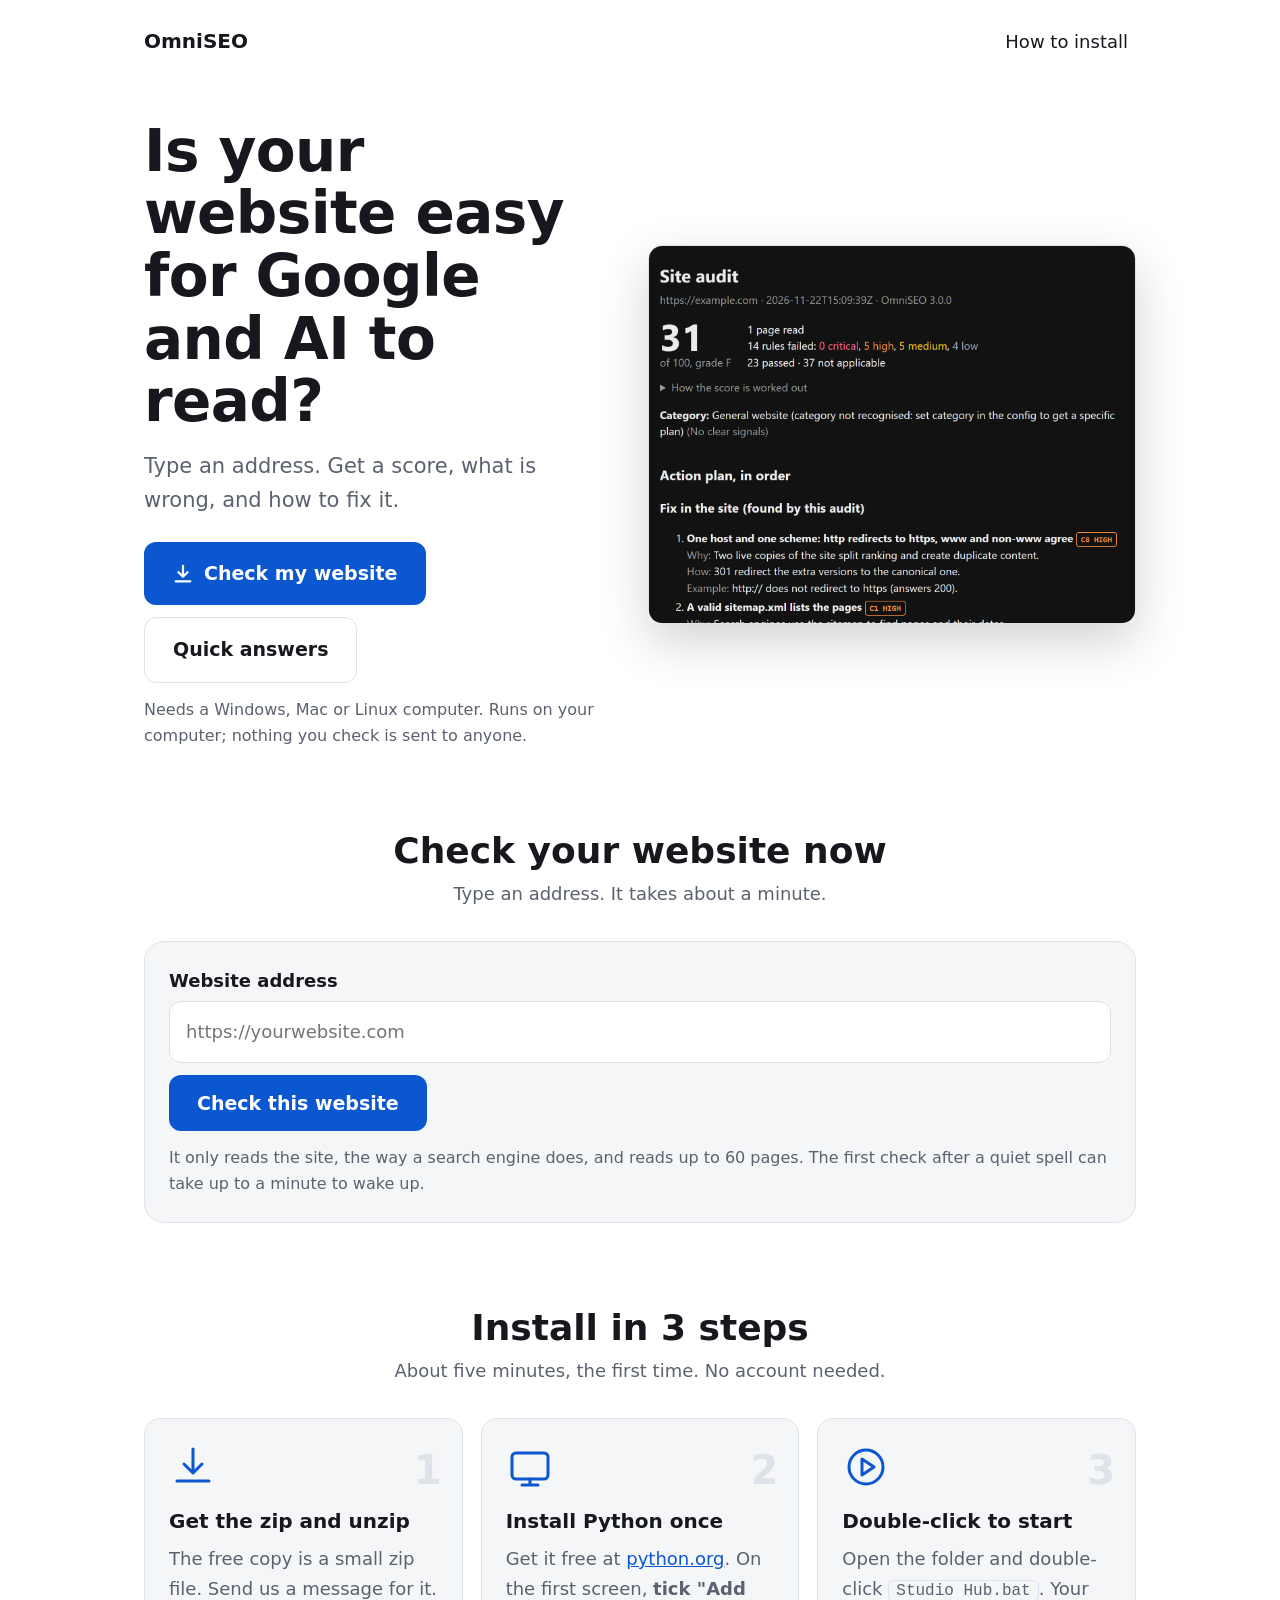
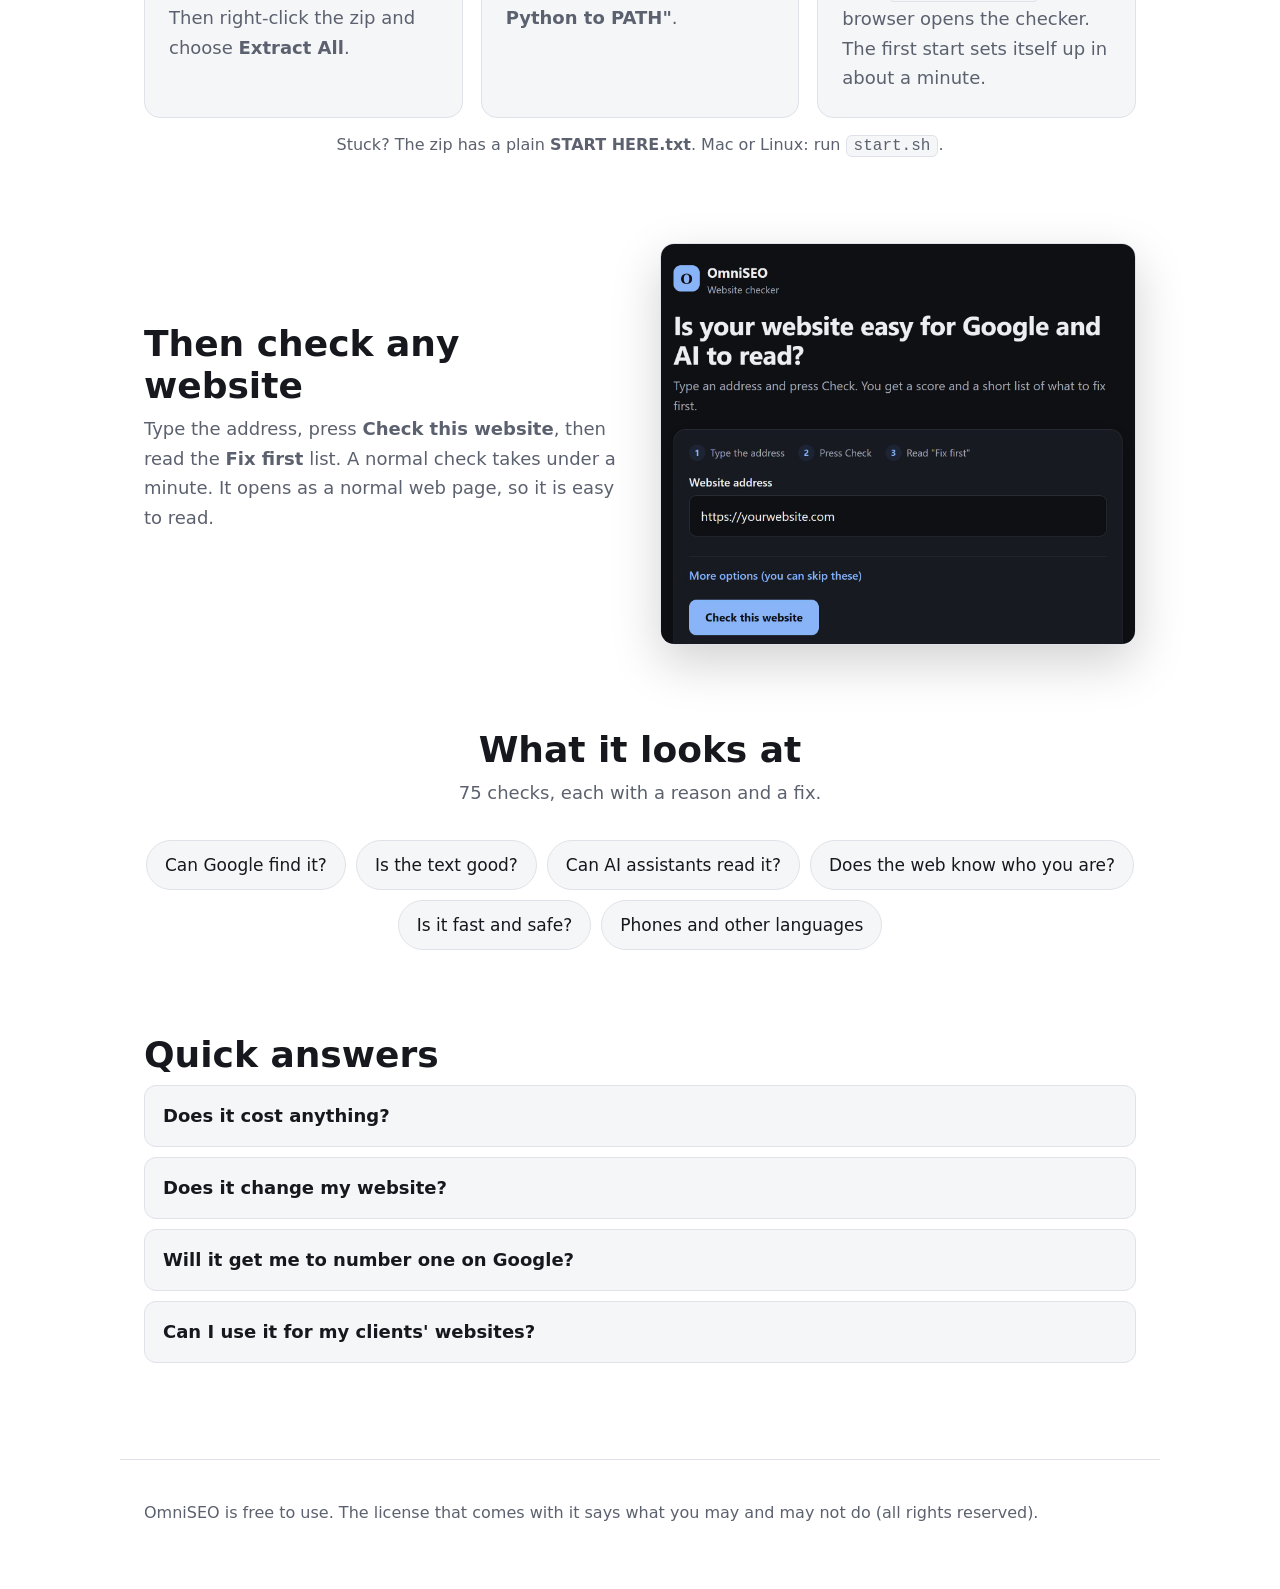
<file: index.html>
<!doctype html>
<html lang="en">
<head>
<meta charset="utf-8">
<meta name="viewport" content="width=device-width, initial-scale=1">
<title>OmniSEO: free website checker for Google and AI search</title>
<meta name="description" content="OmniSEO reads a whole website the way Google and AI assistants do, then lists what is wrong, why it matters and how to fix it. Free, runs on your computer.">
<link rel="canonical" href="https://koushik018.github.io/omni-seo-studio/">
<meta property="og:type" content="website">
<meta property="og:title" content="OmniSEO: free website checker for Google and AI search">
<meta property="og:description" content="Check any website the way Google and AI assistants read it. A score, what is wrong, how to fix it. Free, runs on your computer.">
<meta property="og:url" content="https://koushik018.github.io/omni-seo-studio/">
<meta property="og:image" content="https://koushik018.github.io/omni-seo-studio/og.png">
<meta name="twitter:card" content="summary_large_image">
<link rel="icon" href="data:image/svg+xml,%3Csvg xmlns='http://www.w3.org/2000/svg' viewBox='0 0 64 64'%3E%3Crect width='64' height='64' rx='14' fill='%230b57d0'/%3E%3Ctext x='32' y='44' font-family='Georgia,serif' font-size='36' text-anchor='middle' fill='%23fff'%3EO%3C/text%3E%3C/svg%3E">
<script type="application/ld+json">{"@context":"https://schema.org","@type":"SoftwareApplication","name":"OmniSEO","applicationCategory":"BusinessApplication","operatingSystem":"Windows, macOS, Linux (needs Python 3.9 or newer)","description":"A website checker that reads a whole site the way Google and AI assistants do and lists what is wrong, why it matters and how to fix it.","url":"https://koushik018.github.io/omni-seo-studio/","offers":{"@type":"Offer","price":"0","priceCurrency":"USD"}}</script>
<style>
:root{--bg:#fff;--fg:#16181d;--mute:#5b616e;--line:#dfe2e8;--accent:#0b57d0;--on:#fff;--panel:#f5f6f8}
@media(prefers-color-scheme:dark){:root{--bg:#101215;--fg:#eceef2;--mute:#a0a6b2;--line:#2a2e36;--accent:#8ab4f8;--on:#101215;--panel:#181b20}}
*{box-sizing:border-box}body{margin:0;background:var(--bg);color:var(--fg);font:18px/1.65 system-ui,-apple-system,"Segoe UI",Roboto,sans-serif}
a{color:var(--accent)}.skip{position:absolute;left:-999px}.skip:focus{left:8px;top:8px;background:var(--bg);padding:8px;z-index:9}
header,main,footer{max-width:1040px;margin:0 auto;padding:0 24px}
header{display:flex;align-items:center;justify-content:space-between;gap:12px;padding-top:16px;padding-bottom:16px}
.brand{font-weight:700;font-size:20px;text-decoration:none;color:var(--fg)}
nav a{display:inline-block;padding:11px 8px;min-height:44px;text-decoration:none;color:var(--fg)}
h1{font-size:clamp(34px,6.4vw,58px);line-height:1.08;margin:0 0 16px;letter-spacing:-.01em}
h2{font-size:clamp(26px,4.4vw,36px);line-height:1.15;margin:0 0 8px}h3{font-size:20px;margin:14px 0 6px}
.hero{display:grid;gap:40px;align-items:center;padding:36px 0 24px}
@media(min-width:900px){.hero{grid-template-columns:1fr 1.05fr}}
.lead{font-size:21px;color:var(--mute);margin:0 0 24px;max-width:34ch}
.btn{display:inline-flex;align-items:center;gap:10px;background:var(--accent);color:var(--on);padding:16px 28px;border-radius:12px;text-decoration:none;font-weight:700;font-size:19px;min-height:56px}
.btn.line{background:transparent;color:var(--fg);border:1px solid var(--line)}.row{display:flex;flex-wrap:wrap;gap:12px}
.small{color:var(--mute);font-size:16px;margin:14px 0 0}
.shot{display:block;width:100%;height:auto;border-radius:14px;border:1px solid var(--line);box-shadow:0 18px 50px rgba(0,0,0,.18)}
section{margin:84px 0}.center{text-align:center}.sub{color:var(--mute);margin:0 0 32px}
.steps{display:grid;gap:18px;grid-template-columns:repeat(auto-fit,minmax(250px,1fr));list-style:none;margin:0;padding:0}
.step{background:var(--panel);border:1px solid var(--line);border-radius:16px;padding:24px;position:relative}
.step svg{width:48px;height:48px;color:var(--accent);display:block;margin-bottom:12px}
.num{position:absolute;top:18px;right:20px;font-size:40px;font-weight:800;color:var(--line)}
.step p{margin:0;color:var(--mute)}
.two{display:grid;gap:40px;align-items:center}@media(min-width:900px){.two{grid-template-columns:1fr 1fr}.two.rev>:first-child{order:2}}
.chips{display:flex;flex-wrap:wrap;gap:10px;list-style:none;margin:20px 0 0;padding:0}
.chips li{background:var(--panel);border:1px solid var(--line);border-radius:999px;padding:10px 18px;font-size:17px}
details{border:1px solid var(--line);border-radius:12px;padding:6px 18px;margin:10px 0;background:var(--panel)}
summary{cursor:pointer;font-weight:600;min-height:48px;display:flex;align-items:center}details p{margin:0 0 14px;color:var(--mute)}
footer{border-top:1px solid var(--line);margin-top:96px;padding-top:24px;padding-bottom:48px;color:var(--mute);font-size:16px}
code{background:var(--panel);border:1px solid var(--line);border-radius:6px;padding:1px 7px;font-size:16px}

.check{margin:56px 0 0}.check .card{background:var(--panel);border:1px solid var(--line);border-radius:20px;padding:24px}
.check label{display:block;font-weight:600;margin:0 0 6px}
.check input{font:inherit;width:100%;padding:15px 16px;border-radius:12px;border:1px solid var(--line);background:var(--bg);color:var(--fg);min-height:52px}
.check input:focus,.check button:focus-visible{outline:3px solid var(--accent);outline-offset:2px}
.check button.btn{border:0;cursor:pointer;margin-top:12px;font-family:inherit}.check button:disabled{opacity:.6;cursor:wait}
.track{height:10px;border-radius:99px;background:var(--line);overflow:hidden;margin-top:16px}.track i{display:block;height:100%;width:6%;background:var(--accent);transition:width .5s}
#cstatus{margin:10px 0 0;color:var(--mute)}.cerr{color:#d93025;font-weight:600}
.sc{display:flex;gap:22px;align-items:center;flex-wrap:wrap;margin-top:22px}
.sc .n{font-size:64px;font-weight:800;line-height:1}.sc .v{font-size:24px;font-weight:700}
.fx{border:1px solid var(--line);border-left:6px solid var(--accent);border-radius:12px;padding:14px 16px;margin:12px 0;background:var(--bg)}
.fx h3{margin:0 0 4px;font-size:18px}.fx p{margin:4px 0;color:var(--mute);font-size:16px}.fx.critical{border-left-color:#d93025}.fx.high{border-left-color:#e8710a}.fx.medium{border-left-color:#f2b600}
</style>
</head>
<body>
<a class="skip" href="#main">Skip to the content</a>
<header>
<a class="brand" href="/omni-seo-studio/">OmniSEO</a>
<nav aria-label="Main"><a href="#install">How to install</a></nav>
</header>
<main id="main">

<div class="hero">
<div>
<h1>Is your website easy for Google and AI to read?</h1>
<p class="lead">Type an address. Get a score, what is wrong, and how to fix it.</p>
<div class="row">
<a class="btn" href="#check"><svg width="22" height="22" viewBox="0 0 24 24" fill="none" stroke="currentColor" stroke-width="2.4" stroke-linecap="round" stroke-linejoin="round" aria-hidden="true"><path d="M12 3v12m0 0l-5-5m5 5l5-5M4 20h16"/></svg>Check my website</a>
<a class="btn line" href="#faq">Quick answers</a>
</div>
<p class="small">Needs a Windows, Mac or Linux computer. Runs on your computer; nothing you check is sent to anyone.</p>
</div>
<img class="shot" src="images/report.jpg" width="1440" height="1120" alt="An OmniSEO report: a score of 31 out of 100 for a sample site, how many checks failed, and the first fix with the reason and how to fix it">
</div>

<section class="check" id="check">
<div class="center"><h2>Check your website now</h2><p class="sub">Type an address. It takes about a minute.</p></div>
<form class="card" id="cf" autocomplete="off">
<label for="curl">Website address</label>
<input id="curl" placeholder="https://yourwebsite.com" required inputmode="url" autocapitalize="off" spellcheck="false">
<button class="btn" id="cgo" type="submit">Check this website</button>
<div class="track" id="ctrack" hidden><i id="cbar"></i></div>
<p id="cstatus" role="status" aria-live="polite"></p>
<div id="cout"></div>
<p class="small">It only reads the site, the way a search engine does, and reads up to 60 pages. The first check after a quiet spell can take up to a minute to wake up.</p>
</form>
</section>

<section id="install">
<div class="center"><h2>Install in 3 steps</h2><p class="sub">About five minutes, the first time. No account needed.</p></div>
<ol class="steps">
<li class="step"><span class="num">1</span>
<svg viewBox="0 0 48 48" fill="none" stroke="currentColor" stroke-width="3" stroke-linecap="round" stroke-linejoin="round" aria-hidden="true"><path d="M24 6v24m0 0l-9-9m9 9l9-9M8 38h32"/></svg>
<h3>Get the zip and unzip</h3><p>The free copy is a small zip file. Send us a message for it. Then right-click the zip and choose <strong>Extract All</strong>.</p></li>
<li class="step"><span class="num">2</span>
<svg viewBox="0 0 48 48" fill="none" stroke="currentColor" stroke-width="3" stroke-linecap="round" stroke-linejoin="round" aria-hidden="true"><rect x="6" y="10" width="36" height="26" rx="4"/><path d="M16 42h16M24 36v6"/></svg>
<h3>Install Python once</h3><p>Get it free at <a href="https://www.python.org/downloads/" rel="noopener">python.org</a>. On the first screen, <strong>tick "Add Python to PATH"</strong>.</p></li>
<li class="step"><span class="num">3</span>
<svg viewBox="0 0 48 48" fill="none" stroke="currentColor" stroke-width="3" stroke-linecap="round" stroke-linejoin="round" aria-hidden="true"><circle cx="24" cy="24" r="17"/><path d="M20 16l12 8-12 8z"/></svg>
<h3>Double-click to start</h3><p>Open the folder and double-click <code>Studio Hub.bat</code>. Your browser opens the checker. The first start sets itself up in about a minute.</p></li>
</ol>
<p class="small center">Stuck? The zip has a plain <strong>START HERE.txt</strong>. Mac or Linux: run <code>start.sh</code>.</p>
</section>

<section class="two">
<div>
<h2>Then check any website</h2>
<p class="sub">Type the address, press <strong>Check this website</strong>, then read the <strong>Fix first</strong> list. A normal check takes under a minute. It opens as a normal web page, so it is easy to read.</p>

</div>
<img class="shot" src="images/hub.jpg" width="1520" height="1280" alt="The OmniSEO checker page: a large website address box and a Check this website button">
</section>

<section>
<div class="center"><h2>What it looks at</h2><p class="sub">75 checks, each with a reason and a fix.</p></div>
<ul class="chips" style="justify-content:center">
<li>Can Google find it?</li><li>Is the text good?</li><li>Can AI assistants read it?</li><li>Does the web know who you are?</li><li>Is it fast and safe?</li><li>Phones and other languages</li>
</ul>
</section>

<section>
<h2 id="faq">Quick answers</h2>
<details><summary>Does it cost anything?</summary><p>No. It is free to use.</p></details>
<details><summary>Does it change my website?</summary><p>No. It only reads, the way a search engine does.</p></details>
<details><summary>Will it get me to number one on Google?</summary><p>No tool can promise that, and this one does not. It shows what is technically wrong and how to fix it. That is the part you can control.</p></details>
<details><summary>Can I use it for my clients' websites?</summary><p>Yes. Check them, share the reports, and sell your own SEO services. You may not sell the software itself or offer it online to others. The license is inside the download.</p></details>
</section>
</main>
<footer>
<p>OmniSEO is free to use. The license that comes with it says what you may and may not do (all rights reserved).</p>
</footer>
<script>
(function(){
var API='https://omni-seo-core.onrender.com';
try{var o=new URLSearchParams(location.search).get('api');if(o&&/^(localhost|127\.0\.0\.1)$/.test(location.hostname))API=o}catch(e){}
var $=function(i){return document.getElementById(i)},esc=function(t){return String(t==null?'':t).replace(/[&<>"]/g,function(c){return{'&':'&amp;','<':'&lt;','>':'&gt;','"':'&quot;'}[c]})};
var W={critical:'Fix now',high:'Important',medium:'Worth fixing',low:'Small thing'};
function verdict(n){return n>=90?'Looking good':n>=70?'Mostly fine, a few fixes will help':n>=50?'Needs some work':'Needs attention'}
$('cf').addEventListener('submit',async function(ev){
 ev.preventDefault();var u=$('curl').value.trim();if(!/^https?:\/\//i.test(u))u='https://'+u;
 var go=$('cgo');go.disabled=true;go.textContent='Checking...';$('cout').innerHTML='';$('ctrack').hidden=false;$('cbar').style.width='6%';
 var st=$('cstatus');st.className='';st.textContent='Waking the checker. The first check can take up to a minute...';
 try{
  var r=await fetch(API+'/api/v2/site-audit',{method:'POST',headers:{'Content-Type':'application/json'},body:JSON.stringify({url:u,max_pages:60})});
  var j=await r.json();if(!r.ok||!j.success)throw new Error(j.error||j.detail||(r.status===429?'Too many checks right now. Wait a minute and try again.':'Something went wrong. Try again.'));
  for(;;){
   await new Promise(function(x){setTimeout(x,1500)});
   var s=await(await fetch(API+j.status_url)).json(),p=s.progress||{};
   st.textContent='Working: '+(p.stage||s.status)+(p.total>1?' ('+p.done+' of '+p.total+')':'');
   $('cbar').style.width=(p.total>1?Math.max(8,Math.round(100*p.done/p.total)):12)+'%';
   if(s.status==='failed')throw new Error(s.error||'The check failed. Is the address right and the site online?');
   if(s.status==='done'){show(s.result,j.job_id);break}
  }
 }catch(e){st.className='cerr';st.textContent=(e instanceof TypeError)?'Could not reach the checker. Try again in a minute.':e.message}
 $('ctrack').hidden=true;go.disabled=false;go.textContent='Check this website';
});
function show(rep,id){
 if(rep.summary.status==='unreachable'){
  var m=((rep.rules.find(function(r){return r.id==='P9'})||{}).affected||[{}])[0].message||'';
  $('cstatus').textContent='Nothing could be read.';
  $('cout').innerHTML='<h3 style="margin:22px 0 6px">This site could not be read</h3><p>'+esc(m)+'</p><p><b>This is not a score.</b> A site that answers 403 or shows a firewall page is usually blocking automatic visitors, so nothing could be checked. It does not mean the site is broken for real visitors. Try again later, check the address, or run the checker on your own computer.</p>';
  return}
 var s=rep.summary,h='<div class="sc"><div class="n">'+s.score+'</div><div><div class="v">'+verdict(s.score)+'</div><div class="small" style="margin:0">out of 100 &middot; '+s.rules_failed+' problems &middot; '+s.rules_passed+' passed</div></div></div>';
 var plan=(rep.plan||[]).filter(function(p){return p.kind==='on-site'}).slice(0,5);
 if(plan.length){h+='<h3 style="margin:24px 0 4px">Fix first</h3>';plan.forEach(function(p){h+='<div class="fx '+esc(p.severity)+'"><h3>'+esc(p.title)+'</h3><p><b>Why:</b> '+esc(p.why)+'</p><p><b>Fix:</b> '+esc(p.how)+'</p></div>'})}
 else h+='<p style="color:#188038;font-weight:700">Nothing needs fixing.</p>';
 h+='<p><a class="btn" target="_blank" rel="noopener" href="'+API+'/api/v2/jobs/'+id+'/report.html">Open the full report</a></p>';
 $('cstatus').textContent='Done: '+s.pages_ok+(s.pages_ok===1?' page':' pages')+' read.';
 $('cout').innerHTML=h;
}
})();
</script>
</body>
</html>
</file>
